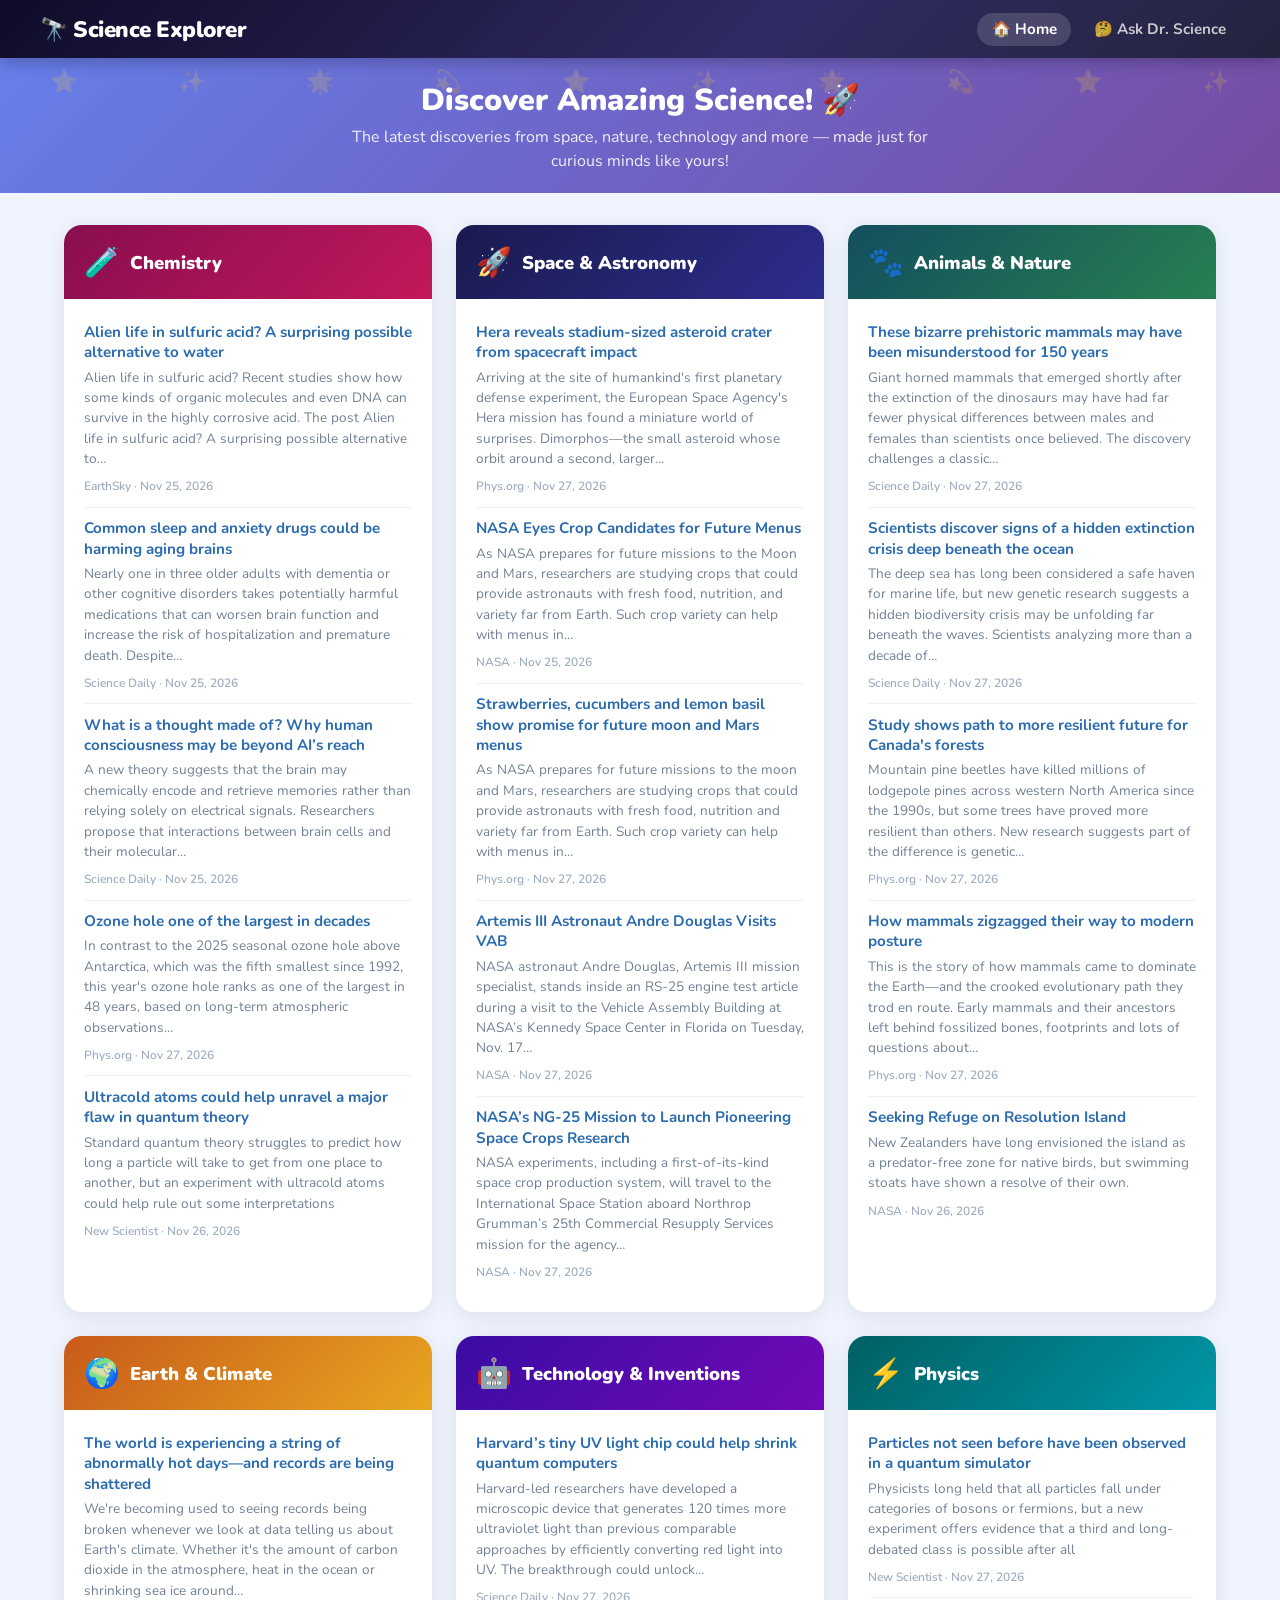
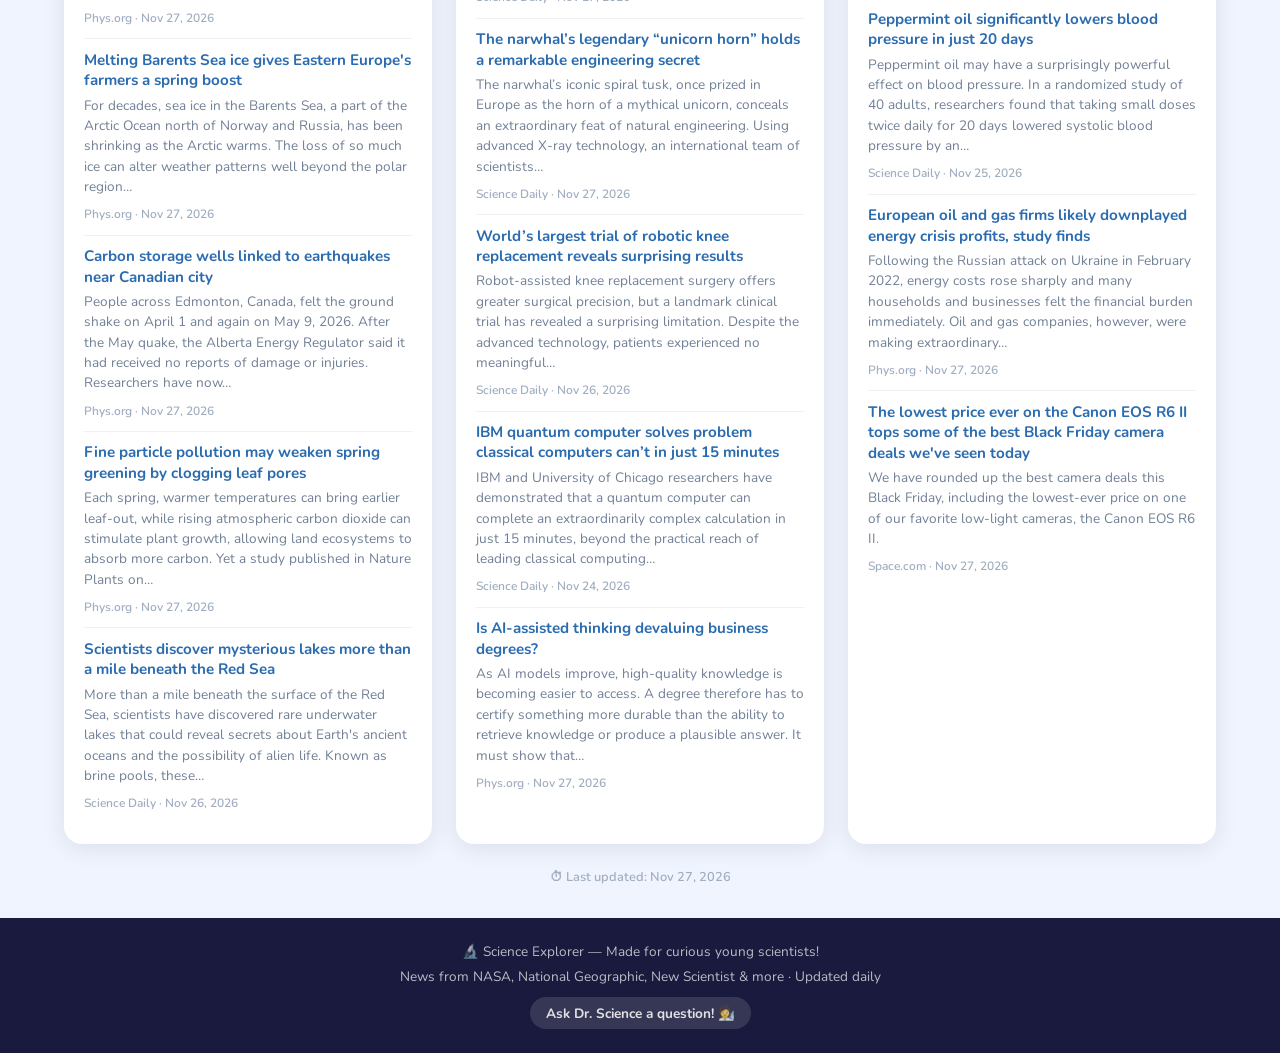
<file: index.html>
<!DOCTYPE html>
<html lang="en">
<head>
  <meta charset="UTF-8">
  <meta name="viewport" content="width=device-width, initial-scale=1.0">
  <title>Science Explorer 🔭 | Amazing Science for Kids!</title>
  <link rel="stylesheet" href="style.css">
  <link rel="preconnect" href="https://fonts.googleapis.com">
  <link href="https://fonts.googleapis.com/css2?family=Nunito:wght@400;600;700;800;900&display=swap" rel="stylesheet">
</head>
<body>
  <header>
    <div class="header-inner">
      <a href="index.html" class="logo">🔭 Science Explorer</a>
      <nav>
        <a href="index.html" class="nav-link active">🏠 Home</a>
        <a href="ask.html" class="nav-link">🤔 Ask Dr. Science</a>
      </nav>
    </div>
  </header>

  <section class="hero">
    <div class="hero-inner">
      <h1>Discover Amazing Science! 🚀</h1>
      <p>The latest discoveries from space, nature, technology and more — made just for curious minds like yours!</p>
    </div>
    <div class="stars" aria-hidden="true">
      <span>⭐</span><span>✨</span><span>🌟</span><span>💫</span><span>⭐</span>
      <span>✨</span><span>🌟</span><span>💫</span><span>⭐</span><span>✨</span>
    </div>
  </section>

  <main class="main-content">
    <div id="loading" class="loading-state">
      <div class="spinner"></div>
      <p>Loading the latest science news... 🔬</p>
    </div>
    <div id="error-state" class="error-state" style="display:none">
      <p>😕 Couldn't load news right now. Check back soon!</p>
    </div>
    <div id="topics-grid" class="topics-grid" style="display:none"></div>

    <div class="last-updated" id="last-updated"></div>
  </main>

  <footer>
    <div class="footer-inner">
      <p>🔬 Science Explorer — Made for curious young scientists!</p>
      <p>News from NASA, National Geographic, New Scientist &amp; more · Updated daily</p>
      <a href="ask.html" class="footer-ask-btn">Ask Dr. Science a question! 🧑‍🔬</a>
    </div>
  </footer>

  <script src="app.js"></script>
</body>
</html>
</file>
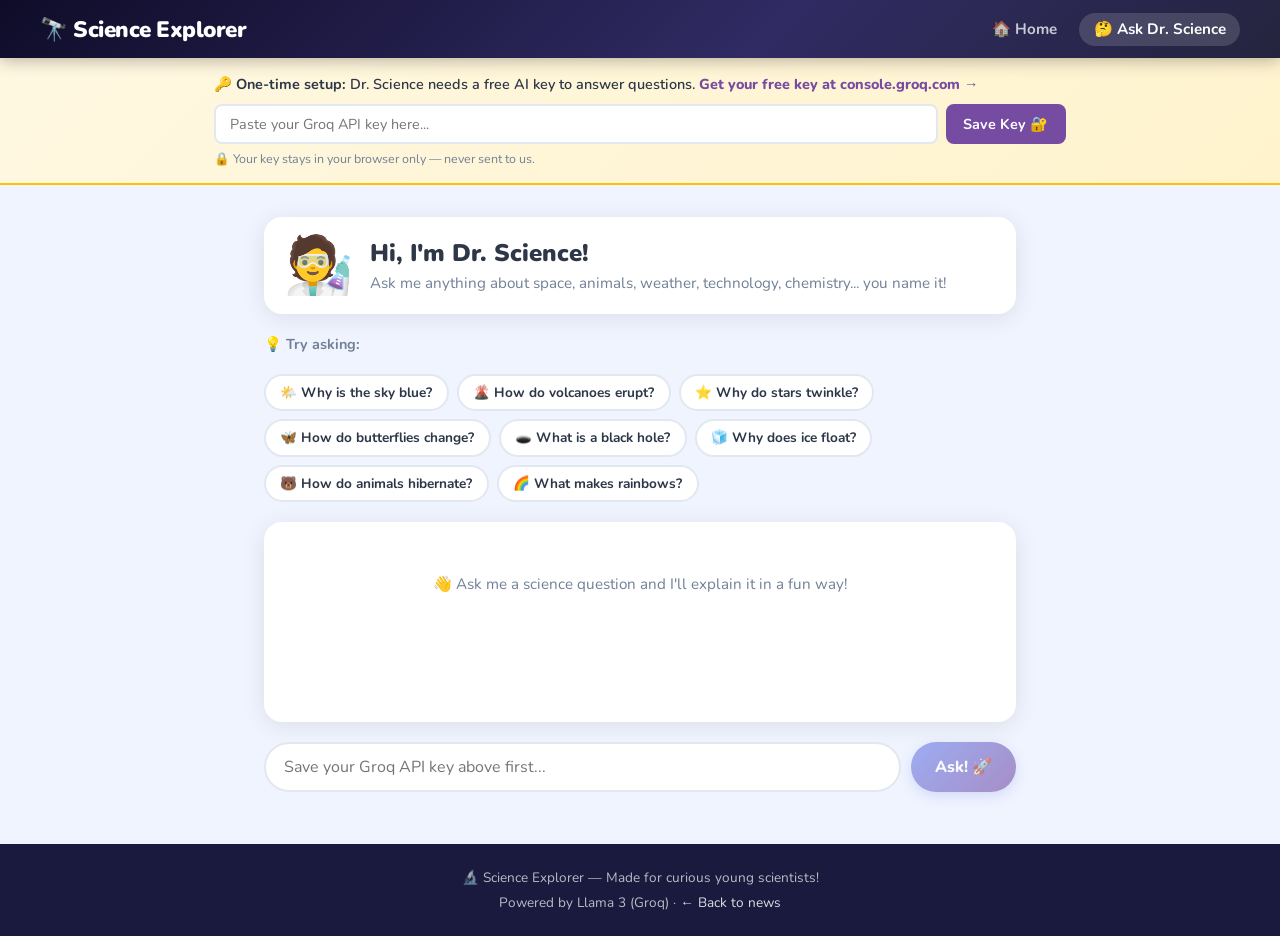
<file: ask.html>
<!DOCTYPE html>
<html lang="en">
<head>
  <meta charset="UTF-8">
  <meta name="viewport" content="width=device-width, initial-scale=1.0">
  <title>Ask Dr. Science 🧑‍🔬 | Science Explorer</title>
  <link rel="stylesheet" href="style.css">
  <link rel="preconnect" href="https://fonts.googleapis.com">
  <link href="https://fonts.googleapis.com/css2?family=Nunito:wght@400;600;700;800;900&display=swap" rel="stylesheet">
</head>
<body>
  <header>
    <div class="header-inner">
      <a href="index.html" class="logo">🔭 Science Explorer</a>
      <nav>
        <a href="index.html" class="nav-link">🏠 Home</a>
        <a href="ask.html" class="nav-link active">🤔 Ask Dr. Science</a>
      </nav>
    </div>
  </header>

  <!-- API Key Setup Banner -->
  <div id="api-setup-banner" class="api-banner" style="display:none">
    <div class="api-banner-inner">
      <div class="api-banner-text">
        <strong>🔑 One-time setup:</strong> Dr. Science needs a free AI key to answer questions.
        <a href="https://console.groq.com/keys" target="_blank" rel="noopener">Get your free key at console.groq.com →</a>
      </div>
      <div class="api-key-form">
        <input type="password" id="api-key-input" placeholder="Paste your Groq API key here..." autocomplete="off">
        <button id="save-key-btn" class="save-key-btn">Save Key 🔐</button>
      </div>
      <p class="api-key-note">🔒 Your key stays in your browser only — never sent to us.</p>
    </div>
  </div>

  <main class="ask-main">
    <div class="ask-header">
      <div class="dr-science-avatar">🧑‍🔬</div>
      <div>
        <h1>Hi, I'm Dr. Science!</h1>
        <p>Ask me anything about space, animals, weather, technology, chemistry... you name it!</p>
      </div>
    </div>

    <div class="suggestions-label">💡 Try asking:</div>
    <div class="suggestions">
      <button class="suggestion-btn" data-q="Why is the sky blue?">🌤️ Why is the sky blue?</button>
      <button class="suggestion-btn" data-q="How do volcanoes erupt?">🌋 How do volcanoes erupt?</button>
      <button class="suggestion-btn" data-q="Why do stars twinkle at night?">⭐ Why do stars twinkle?</button>
      <button class="suggestion-btn" data-q="How do butterflies change from caterpillars?">🦋 How do butterflies change?</button>
      <button class="suggestion-btn" data-q="What is a black hole?">🕳️ What is a black hole?</button>
      <button class="suggestion-btn" data-q="Why does ice float on water?">🧊 Why does ice float?</button>
      <button class="suggestion-btn" data-q="How do animals hibernate?">🐻 How do animals hibernate?</button>
      <button class="suggestion-btn" data-q="What makes rainbows appear?">🌈 What makes rainbows?</button>
    </div>

    <div id="chat-area" class="chat-area">
      <div class="chat-welcome">
        <p>👋 Ask me a science question and I'll explain it in a fun way!</p>
      </div>
    </div>

    <form id="ask-form" class="ask-form">
      <input
        type="text"
        id="question-input"
        placeholder="Type your science question here..."
        maxlength="300"
        autocomplete="off"
      >
      <button type="submit" id="ask-btn" class="ask-submit-btn">Ask! 🚀</button>
    </form>

    <div class="key-controls">
      <button id="change-key-btn" class="change-key-btn" style="display:none">🔑 Change API Key</button>
    </div>
  </main>

  <footer>
    <div class="footer-inner">
      <p>🔬 Science Explorer — Made for curious young scientists!</p>
      <p>Powered by Llama 3 (Groq) · <a href="index.html">← Back to news</a></p>
    </div>
  </footer>

  <script src="ask.js"></script>
</body>
</html>
</file>
<file: style.css>
/* ── Base ── */
*, *::before, *::after { box-sizing: border-box; margin: 0; padding: 0; }

:root {
  --font: 'Nunito', sans-serif;
  --bg: #f0f4ff;
  --white: #ffffff;
  --text: #2d3748;
  --text-light: #718096;
  --radius: 18px;
  --shadow: 0 4px 24px rgba(0,0,0,0.09);
  --shadow-hover: 0 8px 32px rgba(0,0,0,0.14);

  /* topic accent colours */
  --space-bg:  linear-gradient(135deg, #1a1a4e 0%, #2d2d8e 100%);
  --animals-bg: linear-gradient(135deg, #134e5e 0%, #278051 100%);
  --earth-bg:  linear-gradient(135deg, #c85a1a 0%, #e8a620 100%);
  --tech-bg:   linear-gradient(135deg, #3a0ca3 0%, #7209b7 100%);
  --chem-bg:    linear-gradient(135deg, #880e4f 0%, #c2185b 100%);
  --physics-bg: linear-gradient(135deg, #006064 0%, #0097a7 100%);
}

body {
  font-family: var(--font);
  background: var(--bg);
  color: var(--text);
  min-height: 100vh;
  display: flex;
  flex-direction: column;
}

a { color: inherit; text-decoration: none; }

/* ── Header ── */
header {
  background: linear-gradient(135deg, #0f0c29 0%, #302b63 60%, #24243e 100%);
  padding: 0.8rem 1.5rem;
  position: sticky;
  top: 0;
  z-index: 100;
  box-shadow: 0 2px 16px rgba(0,0,0,0.3);
}

.header-inner {
  max-width: 1200px;
  margin: 0 auto;
  display: flex;
  align-items: center;
  justify-content: space-between;
  gap: 1rem;
}

.logo {
  font-size: 1.4rem;
  font-weight: 900;
  color: #fff;
  letter-spacing: -0.5px;
  white-space: nowrap;
}

nav { display: flex; gap: 0.5rem; flex-wrap: wrap; }

.nav-link {
  color: rgba(255,255,255,0.75);
  font-weight: 700;
  font-size: 0.95rem;
  padding: 0.4rem 0.9rem;
  border-radius: 50px;
  transition: background 0.2s, color 0.2s;
}
.nav-link:hover, .nav-link.active {
  background: rgba(255,255,255,0.15);
  color: #fff;
}

/* ── Hero ── */
.hero {
  background: linear-gradient(135deg, #667eea 0%, #764ba2 100%);
  color: #fff;
  text-align: center;
  padding: 1.5rem 1.5rem 1.25rem;
  position: relative;
  overflow: hidden;
}

.hero-inner { position: relative; z-index: 2; }

.hero h1 {
  font-size: clamp(1.3rem, 3vw, 1.9rem);
  font-weight: 900;
  margin-bottom: 0.4rem;
  line-height: 1.2;
}

.hero p {
  font-size: clamp(0.88rem, 2vw, 1rem);
  opacity: 0.9;
  max-width: 600px;
  margin: 0 auto;
  line-height: 1.5;
}

.hero-btn {
  display: inline-block;
  background: #fff;
  color: #764ba2;
  font-weight: 800;
  font-size: 1.05rem;
  padding: 0.75rem 2rem;
  border-radius: 50px;
  box-shadow: 0 4px 16px rgba(0,0,0,0.2);
  transition: transform 0.2s, box-shadow 0.2s;
}
.hero-btn:hover { transform: translateY(-3px); box-shadow: 0 8px 24px rgba(0,0,0,0.25); }

.stars {
  position: absolute;
  inset: 0;
  display: flex;
  align-items: flex-start;
  justify-content: space-around;
  padding-top: 0.5rem;
  font-size: 1.4rem;
  opacity: 0.18;
  pointer-events: none;
  z-index: 1;
}

/* ── Main / Topics Grid ── */
.main-content {
  flex: 1;
  max-width: 1200px;
  margin: 0 auto;
  padding: 2rem 1.5rem;
  width: 100%;
}

.loading-state, .error-state {
  text-align: center;
  padding: 4rem 1rem;
  color: var(--text-light);
  font-size: 1.1rem;
  font-weight: 600;
}

.spinner {
  width: 48px; height: 48px;
  border: 5px solid #e2e8f0;
  border-top-color: #667eea;
  border-radius: 50%;
  animation: spin 0.8s linear infinite;
  margin: 0 auto 1rem;
}
@keyframes spin { to { transform: rotate(360deg); } }

.topics-grid {
  display: grid;
  grid-template-columns: repeat(auto-fill, minmax(340px, 1fr));
  gap: 1.5rem;
}

/* ── Topic Card ── */
.topic-card {
  background: var(--white);
  border-radius: var(--radius);
  overflow: hidden;
  box-shadow: var(--shadow);
  transition: transform 0.25s, box-shadow 0.25s;
  display: flex;
  flex-direction: column;
}
.topic-card:hover { transform: translateY(-5px); box-shadow: var(--shadow-hover); }

.topic-header {
  padding: 1.1rem 1.25rem;
  color: #fff;
  display: flex;
  align-items: center;
  gap: 0.6rem;
}
.topic-header.space   { background: var(--space-bg); }
.topic-header.animals { background: var(--animals-bg); }
.topic-header.earth   { background: var(--earth-bg); }
.topic-header.tech    { background: var(--tech-bg); }
.topic-header.chem    { background: var(--chem-bg); }
.topic-header.physics { background: var(--physics-bg); }

.topic-emoji { font-size: 1.8rem; }
.topic-name  { font-size: 1.15rem; font-weight: 900; }

.topic-articles { padding: 0.75rem 1.25rem 1.25rem; flex: 1; }

.article-item {
  padding: 0.65rem 0;
  border-bottom: 1px solid #edf2f7;
}
.article-item:last-child { border-bottom: none; }

.article-title {
  font-size: 0.95rem;
  font-weight: 700;
  color: #2b6cb0;
  line-height: 1.35;
  display: block;
  margin-bottom: 0.3rem;
  transition: color 0.15s;
}
.article-title:hover { color: #764ba2; }

.article-summary {
  font-size: 0.85rem;
  color: var(--text-light);
  line-height: 1.5;
  margin-bottom: 0.3rem;
}

.article-meta {
  font-size: 0.75rem;
  color: #a0aec0;
  font-weight: 600;
}

.no-articles {
  color: var(--text-light);
  font-size: 0.9rem;
  text-align: center;
  padding: 1.5rem 0;
}

.last-updated {
  text-align: center;
  color: #a0aec0;
  font-size: 0.8rem;
  font-weight: 600;
  margin-top: 1.5rem;
}

/* ── Ask Page ── */
.api-banner {
  background: linear-gradient(135deg, #fff8e1 0%, #fff3cd 100%);
  border-bottom: 2px solid #ffc107;
}
.api-banner-inner {
  max-width: 900px;
  margin: 0 auto;
  padding: 1rem 1.5rem;
}
.api-banner-text {
  font-size: 0.9rem;
  margin-bottom: 0.6rem;
  font-weight: 600;
}
.api-banner-text a { color: #764ba2; font-weight: 800; }
.api-key-form {
  display: flex;
  gap: 0.5rem;
  flex-wrap: wrap;
}
.api-key-form input {
  flex: 1;
  min-width: 220px;
  padding: 0.5rem 0.9rem;
  border: 2px solid #e2e8f0;
  border-radius: 8px;
  font-family: var(--font);
  font-size: 0.9rem;
  outline: none;
}
.api-key-form input:focus { border-color: #667eea; }
.save-key-btn {
  background: #764ba2;
  color: #fff;
  border: none;
  padding: 0.5rem 1.1rem;
  border-radius: 8px;
  font-family: var(--font);
  font-weight: 700;
  cursor: pointer;
  font-size: 0.9rem;
  transition: background 0.2s;
}
.save-key-btn:hover { background: #5a3680; }
.api-key-note { font-size: 0.78rem; color: #718096; margin-top: 0.4rem; }

.ask-main {
  flex: 1;
  max-width: 800px;
  margin: 0 auto;
  padding: 2rem 1.5rem;
  width: 100%;
  display: flex;
  flex-direction: column;
  gap: 1.25rem;
}

.ask-header {
  display: flex;
  align-items: center;
  gap: 1rem;
  background: var(--white);
  border-radius: var(--radius);
  padding: 1.25rem;
  box-shadow: var(--shadow);
}
.dr-science-avatar { font-size: 3.5rem; line-height: 1; }
.ask-header h1 { font-size: 1.5rem; font-weight: 900; margin-bottom: 0.2rem; }
.ask-header p { color: var(--text-light); font-size: 0.95rem; line-height: 1.4; }

.suggestions-label { font-weight: 700; font-size: 0.9rem; color: var(--text-light); }

.suggestions {
  display: flex;
  flex-wrap: wrap;
  gap: 0.5rem;
}
.suggestion-btn {
  background: var(--white);
  border: 2px solid #e2e8f0;
  border-radius: 50px;
  padding: 0.45rem 0.9rem;
  font-family: var(--font);
  font-size: 0.85rem;
  font-weight: 700;
  color: var(--text);
  cursor: pointer;
  transition: border-color 0.2s, background 0.2s, transform 0.15s;
}
.suggestion-btn:hover {
  border-color: #667eea;
  background: #f0f4ff;
  transform: translateY(-2px);
}

.chat-area {
  background: var(--white);
  border-radius: var(--radius);
  padding: 1.25rem;
  box-shadow: var(--shadow);
  min-height: 200px;
  max-height: 480px;
  overflow-y: auto;
  display: flex;
  flex-direction: column;
  gap: 1rem;
  scroll-behavior: smooth;
}

.chat-welcome {
  text-align: center;
  color: var(--text-light);
  font-size: 0.95rem;
  padding: 2rem 0;
}

.chat-msg {
  display: flex;
  flex-direction: column;
  gap: 0.25rem;
  max-width: 85%;
}
.chat-msg.user { align-self: flex-end; align-items: flex-end; }
.chat-msg.bot  { align-self: flex-start; align-items: flex-start; }

.chat-msg-label {
  font-size: 0.75rem;
  font-weight: 700;
  color: var(--text-light);
  padding: 0 0.3rem;
}

.chat-bubble {
  padding: 0.75rem 1rem;
  border-radius: 16px;
  font-size: 0.95rem;
  line-height: 1.55;
  max-width: 100%;
}
.chat-msg.user .chat-bubble {
  background: linear-gradient(135deg, #667eea 0%, #764ba2 100%);
  color: #fff;
  border-bottom-right-radius: 4px;
}
.chat-msg.bot .chat-bubble {
  background: #f7f8fc;
  border: 2px solid #e2e8f0;
  color: var(--text);
  border-bottom-left-radius: 4px;
}

.typing-indicator {
  display: flex;
  gap: 4px;
  align-items: center;
  padding: 0.75rem 1rem;
}
.typing-dot {
  width: 8px; height: 8px;
  background: #a0aec0;
  border-radius: 50%;
  animation: bounce 1.2s ease-in-out infinite;
}
.typing-dot:nth-child(2) { animation-delay: 0.2s; }
.typing-dot:nth-child(3) { animation-delay: 0.4s; }
@keyframes bounce {
  0%, 60%, 100% { transform: translateY(0); }
  30% { transform: translateY(-6px); }
}

.ask-form {
  display: flex;
  gap: 0.6rem;
}
.ask-form input {
  flex: 1;
  padding: 0.75rem 1.1rem;
  border: 2px solid #e2e8f0;
  border-radius: 50px;
  font-family: var(--font);
  font-size: 1rem;
  outline: none;
  transition: border-color 0.2s;
}
.ask-form input:focus { border-color: #667eea; }

.ask-submit-btn {
  background: linear-gradient(135deg, #667eea 0%, #764ba2 100%);
  color: #fff;
  border: none;
  padding: 0.75rem 1.5rem;
  border-radius: 50px;
  font-family: var(--font);
  font-size: 1rem;
  font-weight: 800;
  cursor: pointer;
  white-space: nowrap;
  transition: transform 0.15s, box-shadow 0.15s;
  box-shadow: 0 4px 12px rgba(102,126,234,0.35);
}
.ask-submit-btn:hover { transform: translateY(-2px); box-shadow: 0 6px 18px rgba(102,126,234,0.45); }
.ask-submit-btn:disabled { opacity: 0.6; cursor: not-allowed; transform: none; }

.key-controls { text-align: center; }
.change-key-btn {
  background: none;
  border: none;
  color: #a0aec0;
  font-family: var(--font);
  font-size: 0.8rem;
  font-weight: 700;
  cursor: pointer;
  padding: 0.3rem 0.6rem;
  border-radius: 6px;
  transition: color 0.2s, background 0.2s;
}
.change-key-btn:hover { color: var(--text); background: #edf2f7; }

.error-msg {
  color: #e53e3e;
  font-size: 0.85rem;
  font-weight: 600;
  text-align: center;
}

/* ── Footer ── */
footer {
  background: #1a1a3e;
  color: rgba(255,255,255,0.7);
  text-align: center;
  padding: 1.5rem;
  margin-top: auto;
}
.footer-inner { display: flex; flex-direction: column; gap: 0.4rem; align-items: center; }
.footer-inner p { font-size: 0.85rem; }
.footer-inner a { color: rgba(255,255,255,0.85); }
.footer-ask-btn {
  display: inline-block;
  background: rgba(255,255,255,0.12);
  color: #fff;
  font-weight: 700;
  font-size: 0.85rem;
  padding: 0.4rem 1rem;
  border-radius: 50px;
  margin-top: 0.3rem;
  transition: background 0.2s;
}
.footer-ask-btn:hover { background: rgba(255,255,255,0.22); }

/* ── Responsive ── */
@media (max-width: 600px) {
  .topics-grid { grid-template-columns: 1fr; }
  .hero { padding: 2.5rem 1rem 2rem; }
  .ask-header { flex-direction: column; text-align: center; }
  .ask-form { flex-direction: column; }
  .ask-submit-btn { width: 100%; }
  .chat-msg { max-width: 95%; }
}
</file>
